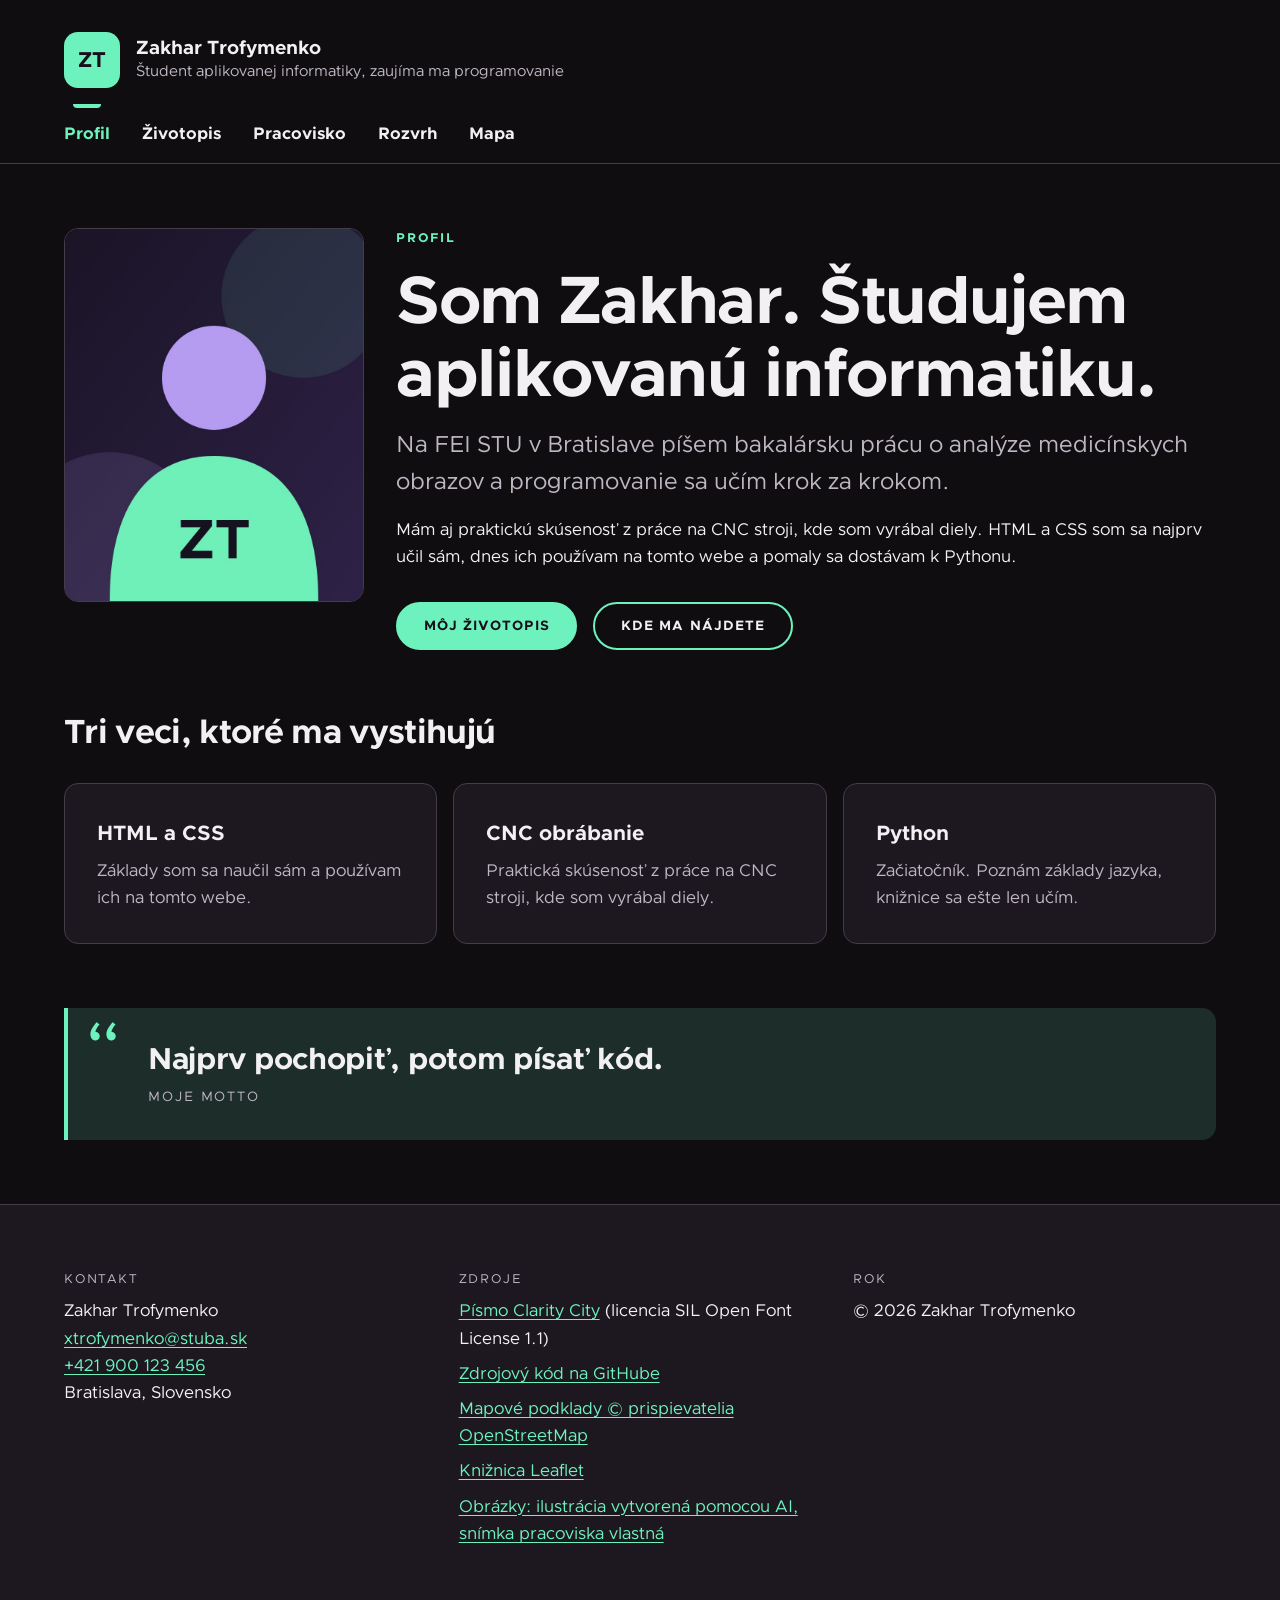
<file: index.html>
<!DOCTYPE html>
<html lang="sk">
<head>
  <meta charset="UTF-8">
  <meta name="viewport" content="width=device-width, initial-scale=1.0">
  <title>Profil | Zakhar Trofymenko</title>
  <meta name="description" content="Online vizitka Zakhara Trofymenka, študenta aplikovanej informatiky na STU FEI.">
  <meta property="og:title" content="Profil | Zakhar Trofymenko">
  <meta property="og:description" content="Online vizitka študenta aplikovanej informatiky.">
  <meta property="og:image" content="https://webte1.fei.stuba.sk/~xtrofymenko/Z1_Trofymenko/img/me.jpg">
  <link rel="icon" href="./favicon.ico">
  <link rel="stylesheet" href="./css/styles.css">
</head>
<body>
  <a class="skip-link" href="#main">Preskočiť na obsah</a>
  <header class="header">
    <div class="container header__inner">
      <a href="./index.html" class="header__logo">ZT</a>
      <div>
        <p class="header__name">Zakhar Trofymenko</p>
        <p class="header__slogan">Študent aplikovanej informatiky, zaujíma ma programovanie</p>
      </div>
    </div>
  </header>
  <nav class="nav">
    <div class="container">
      <button class="nav__toggle" type="button" aria-expanded="false" aria-controls="nav-list">
        <span class="nav__toggle-icon"></span>
        Menu</button>
      <ul class="nav__list" id="nav-list">
        <li class="nav__item">
          <a href="./index.html" class="nav__link" aria-current="page">Profil</a>
        </li>
        <li class="nav__item">
          <a href="./pages/cv.html" class="nav__link">Životopis</a>
        </li>
        <li class="nav__item">
          <a href="./pages/workspace.html" class="nav__link">Pracovisko</a>
        </li>
        <li class="nav__item">
          <a href="./pages/schedule.html" class="nav__link">Rozvrh</a>
        </li>
        <li class="nav__item">
          <a href="./pages/map.html" class="nav__link">Mapa</a>
        </li>
      </ul>
    </div>
  </nav>
  <main class="main" id="main">
    <div class="container">
      <section class="profile">
        <img src="./img/me.jpg" alt="Portrét Zakhara Trofymenka" class="profile__image" width="800" height="1000" loading="lazy">
        <div class="profile__description">
          <p class="eyebrow">Profil</p>
          <h1 class="profile__title page-title">Som Zakhar. Študujem aplikovanú informatiku.</h1>
          <div class="profile__intro">
            <p class="profile__lead lead">Na FEI STU   v Bratislave píšem bakalársku prácu o analýze medicínskych obrazov a programovanie sa učím krok za krokom.</p>
            <p>Mám aj praktickú skúsenosť z práce na CNC stroji, kde som vyrábal diely. HTML a CSS som sa najprv učil sám, dnes ich používam na tomto webe a pomaly sa dostávam k Pythonu.</p>
          </div>
          <div class="profile__buttons">
            <a class="button button--filled" href="./pages/cv.html">Môj životopis</a>
            <a class="button" href="./pages/map.html">Kde ma nájdete</a>
          </div>
        </div>
      </section>
      <section class="key-things">
        <h2 class="key-things__title">Tri veci, ktoré ma vystihujú</h2>
        <ul class="key-things__list">
          <li class="key-things__item">
            <h3 class="key-things__name">HTML a CSS</h3>
            <p class="key-things__text">Základy som sa naučil sám a používam ich na tomto webe.</p>
          </li>
          <li class="key-things__item">
            <h3 class="key-things__name">CNC obrábanie</h3>
            <p class="key-things__text">Praktická skúsenosť z práce na CNC stroji, kde som vyrábal diely.</p>
          </li>
          <li class="key-things__item">
            <h3 class="key-things__name">Python</h3>
            <p class="key-things__text">Začiatočník. Poznám základy jazyka, knižnice sa ešte len učím.</p>
          </li>
        </ul>
      </section>
      <aside class="quote">
        <p>Najprv pochopiť, potom písať kód.</p>
        <p>Moje motto</p>
      </aside>
    </div>
  </main>
  <footer class="footer">
    <address class="footer__address container">
      <div>
        <p class="footer__title">Kontakt</p>
        <p>Zakhar Trofymenko</p>
        <a href="mailto:xtrofymenko@stuba.sk">xtrofymenko@stuba.sk</a>
        <a href="tel:+421900123456">+421 900 123 456</a>
        <p>Bratislava, Slovensko</p>
      </div>
      <div>
        <p class="footer__title">Zdroje</p>
        <ul class="footer__list">
          <li>
            <a href="https://fonts.google.com/specimen/Clarity+City" target="_blank" rel="noopener noreferrer">Písmo Clarity City</a> (licencia SIL Open Font License 1.1)
          </li>
          <li>
            <a href="https://github.com/ZaharTrofym/webte-zadanie1" target="_blank" rel="noopener noreferrer">Zdrojový kód na GitHube</a>
          </li>
          <li>
            <a href="https://www.openstreetmap.org/copyright" target="_blank" rel="noopener noreferrer">Mapové podklady © prispievatelia OpenStreetMap</a>
          </li>
          <li>
            <a href="https://leafletjs.com/" target="_blank" rel="noopener noreferrer">Knižnica Leaflet</a>
          </li>
          <li>
            <a href="https://github.com/ZaharTrofym/webte-zadanie1/tree/main/img" target="_blank" rel="noopener noreferrer">Obrázky: ilustrácia vytvorená pomocou AI, snímka pracoviska vlastná</a>
          </li>
        </ul> 
      </div>
      <div>
        <p class="footer__title">Rok</p>
        <p>© 2026 Zakhar Trofymenko</p>
      </div>
    </address>
  </footer>
  <script src="./js/script.js"></script>
</body>
</html>
</file>
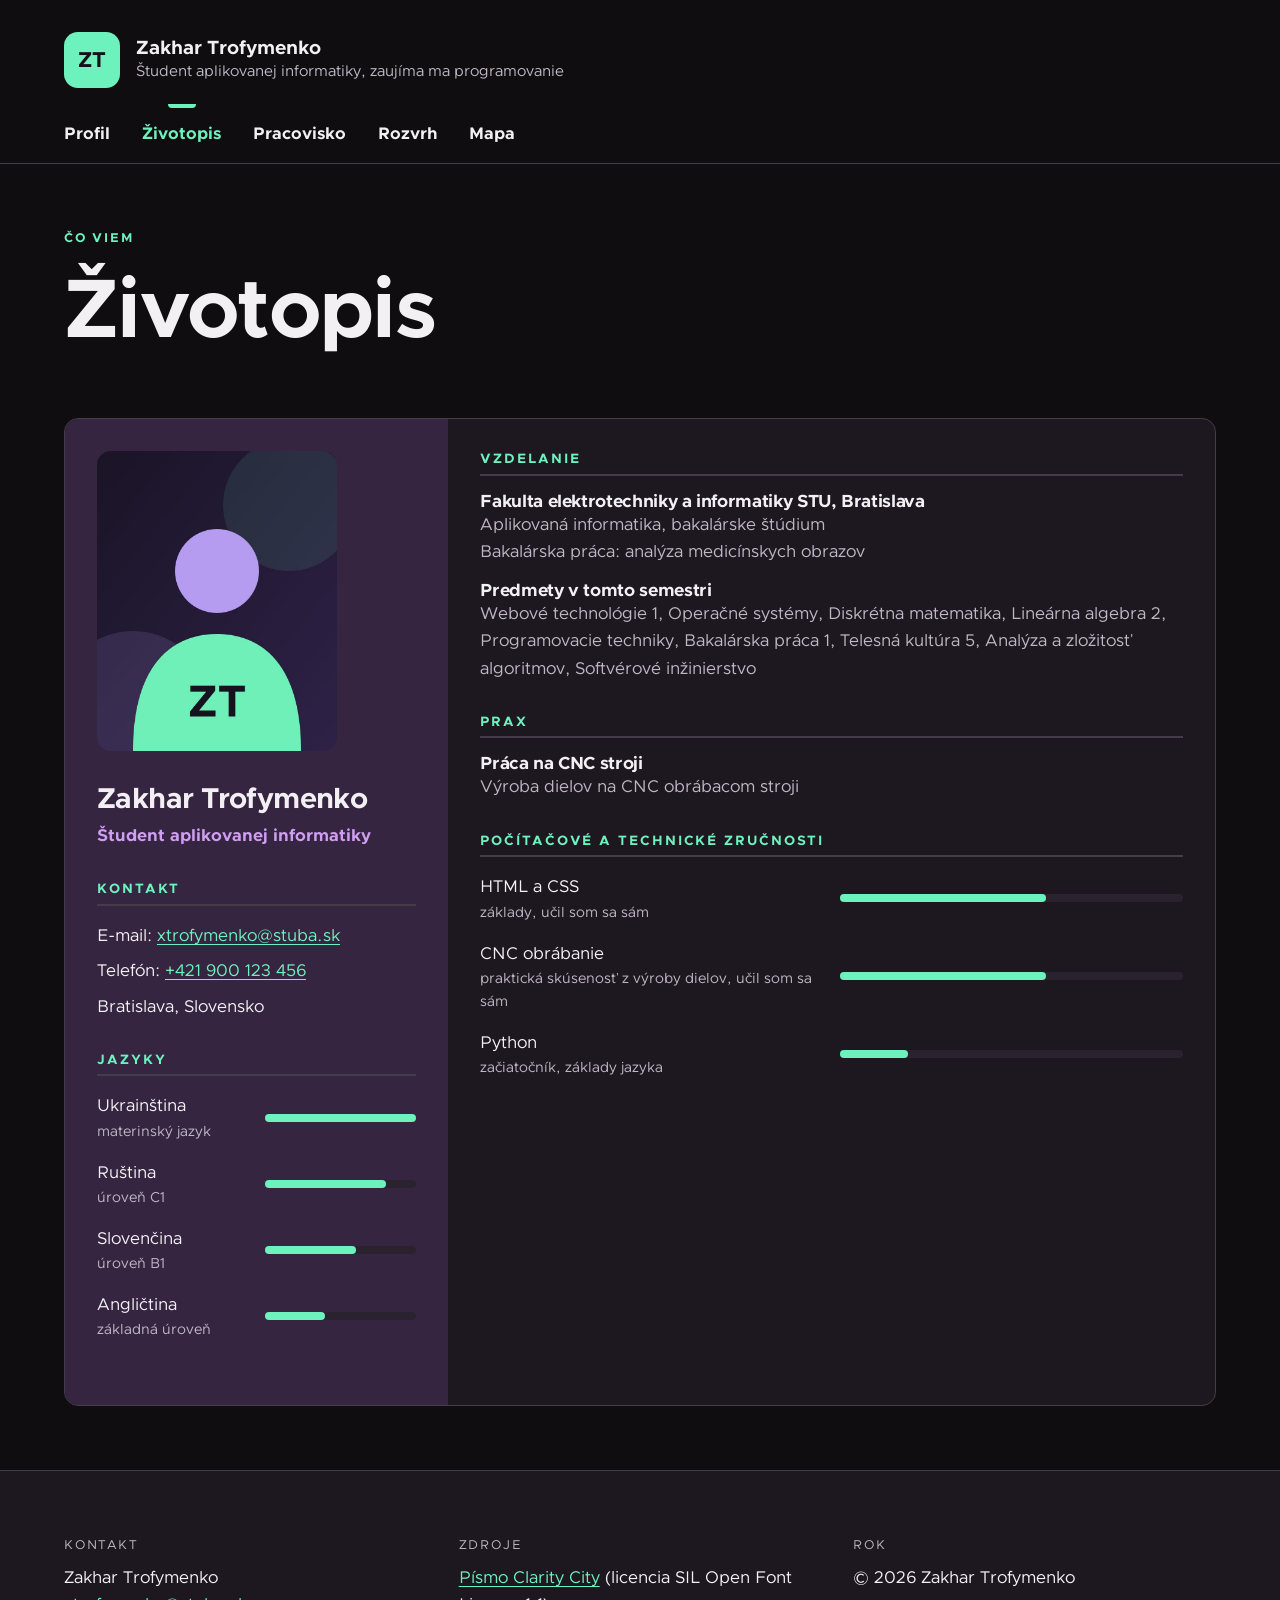
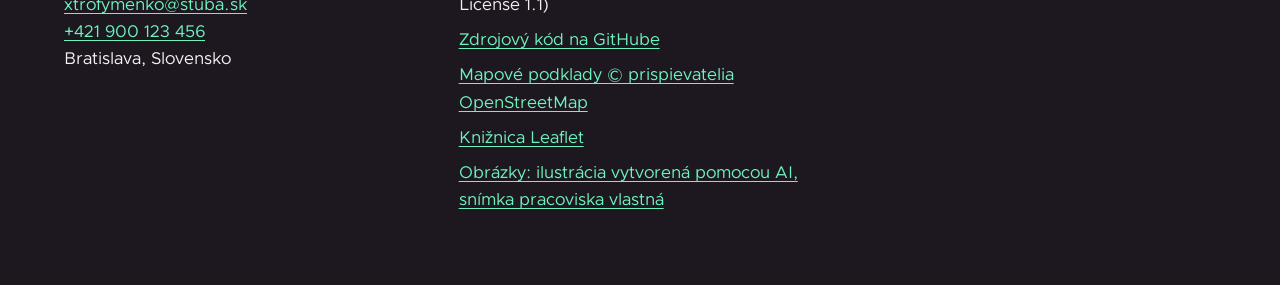
<file: pages/cv.html>
<!DOCTYPE html>
<html lang="sk">
<head>
  <meta charset="UTF-8">
  <meta name="viewport" content="width=device-width, initial-scale=1.0">
  <title>Životopis | Zakhar Trofymenko</title>
  <meta name="description" content="Môj životopis: štúdium aplikovanej informatiky na FEI STU, skúsenosť s CNC obrábaním a zručnosti v HTML, CSS a Pythone.">
  <meta property="og:title" content="Životopis | Zakhar Trofymenko">
  <meta property="og:description" content="Môj životopis: štúdium aplikovanej informatiky na FEI STU, skúsenosť s CNC obrábaním a zručnosti v HTML, CSS a Pythone.">
  <meta property="og:image" content="https://webte1.fei.stuba.sk/~xtrofymenko/Z1_Trofymenko/img/me.jpg">
  <link rel="icon" href="../favicon.ico">
  <link rel="stylesheet" href="../css/styles.css">
  <link rel="stylesheet" href="../css/print.css" media="print">
</head>
<body>
  <a class="skip-link" href="#main">Preskočiť na obsah</a>
  <header class="header">
    <div class="container header__inner">
      <a href="../index.html" class="header__logo">ZT</a>
      <div>
        <p class="header__name">Zakhar Trofymenko</p>
        <p class="header__slogan">Študent aplikovanej informatiky, zaujíma ma programovanie</p>
      </div>
    </div>
  </header>
  <nav class="nav">
    <div class="container">
      <button class="nav__toggle" type="button" aria-expanded="false" aria-controls="nav-list">
        <span class="nav__toggle-icon"></span>
        Menu</button>
      <ul class="nav__list" id="nav-list">
        <li class="nav__item">
          <a href="../index.html" class="nav__link">Profil</a>
        </li>
        <li class="nav__item">
          <a href="./cv.html" class="nav__link" aria-current="page">Životopis</a>
        </li>
        <li class="nav__item">
          <a href="./workspace.html" class="nav__link">Pracovisko</a>
        </li>
        <li class="nav__item">
          <a href="./schedule.html" class="nav__link">Rozvrh</a>
        </li>
        <li class="nav__item">
          <a href="./map.html" class="nav__link">Mapa</a>
        </li>
      </ul>
    </div>
  </nav>
  <main class="main" id="main">
    <div class="container">
      <div class="page-intro">
        <p class="eyebrow">Čo viem</p>
        <h1 class="page-title">Životopis</h1>
      </div>
      <section class="cv">
        <aside class="cv__side">
          <img src="../img/me.jpg" alt="Portrét Zakhara Trofymenka" class="cv__photo" width="800" height="1000" loading="lazy">
          <h2 class="cv__name">Zakhar Trofymenko</h2>
          <p class="cv__role">Študent aplikovanej informatiky</p>
          <div class="cv__block">
            <h2 class="cv__heading eyebrow">Kontakt</h2>
            <address class="cv__contact">
              <p>E-mail: <a href="mailto:xtrofymenko@stuba.sk">xtrofymenko@stuba.sk</a></p>
              <p>Telefón: <a href="tel:+421900123456">+421 900 123 456</a></p>
              <p>Bratislava, Slovensko</p>
            </address>
          </div>
          <div class="cv__block">
            <h2 class="cv__heading eyebrow">Jazyky</h2>
            <div class="skill">
              <p class="skill__name">
                Ukrainština
                <span class="skill__note">materinský jazyk</span>
              </p>
              <div class="skill__bar level-5" role="img" aria-label="Úroveň 5 z 5"></div>
            </div>
            <div class="skill">
              <p class="skill__name">
                Ruština
                <span class="skill__note">úroveň C1</span>
              </p>
              <div class="skill__bar level-4" role="img" aria-label="Úroveň 4 z 5"></div>
            </div>
            <div class="skill">
              <p class="skill__name">
                Slovenčina
                <span class="skill__note">úroveň B1</span>
              </p>
              <div class="skill__bar level-3" role="img" aria-label="Úroveň 3 z 5"></div>
            </div>
            <div class="skill">
              <p class="skill__name">
                Angličtina
                <span class="skill__note">základná úroveň</span>
              </p>
              <div class="skill__bar level-2" role="img" aria-label="Úroveň 2 z 5"></div>
            </div>
          </div>
        </aside>
        <div class="cv__content">
          <div class="cv__block">
            <h2 class="cv__heading eyebrow">Vzdelanie</h2>
            <div class="cv__entry">
              <h3 class="cv__entry-title">Fakulta elektrotechniky a informatiky STU, Bratislava</h3>
              <p class="cv__entry-meta">Aplikovaná informatika, bakalárske štúdium</p>
              <p class="cv__entry-meta">Bakalárska práca: analýza medicínskych obrazov</p>
            </div>
            <div class="cv__entry">
              <h3 class="cv__entry-title">Predmety v tomto semestri</h3>
              <p class="cv__entry-meta">Webové technológie 1, Operačné systémy, Diskrétna matematika, Lineárna algebra 2, Programovacie techniky, Bakalárska práca 1, Telesná kultúra 5, Analýza a zložitosť algoritmov, Softvérové inžinierstvo</p>
            </div>
          </div>
          <div class="cv__block">
            <h2 class="cv__heading eyebrow">Prax</h2>
            <div class="cv__entry">
              <h3 class="cv__entry-title">Práca na CNC stroji</h3>
              <p class="cv__entry-meta">Výroba dielov na CNC obrábacom stroji</p>
            </div>
          </div>
          <div class="cv__block">
            <h2 class="cv__heading eyebrow">Počítačové a technické zručnosti</h2>
            <div class="skill">
              <p class="skill__name">
                HTML a CSS
                <span class="skill__note">základy, učil som sa sám</span>
              </p>
              <div class="skill__bar level-3" role="img" aria-label="Úroveň 3 z 5"></div>
            </div>
            <div class="skill">
              <p class="skill__name">
                CNC obrábanie
                <span class="skill__note">praktická skúsenosť z výroby dielov, učil som sa sám</span>
              </p>
              <div class="skill__bar level-3"  role="img" aria-label="Úroveň 3 z 5"></div>
            </div>
            <div class="skill">
              <p class="skill__name">
                Python
                <span class="skill__note">začiatočník, základy jazyka</span>
              </p>
              <div class="skill__bar level-1" role="img" aria-label="Úroveň 1 z 5"></div>
            </div>
          </div>
        </div>
      </section>
    </div>
  </main>
  <footer class="footer">
    <address class="footer__address container">
      <div>
        <p class="footer__title">Kontakt</p>
        <p>Zakhar Trofymenko</p>
        <a href="mailto:xtrofymenko@stuba.sk">xtrofymenko@stuba.sk</a>
        <a href="tel:+421900123456">+421 900 123 456</a>
        <p>Bratislava, Slovensko</p>
      </div>
      <div>
        <p class="footer__title">Zdroje</p>
        <ul class="footer__list">
          <li>
            <a href="https://fonts.google.com/specimen/Clarity+City" target="_blank" rel="noopener noreferrer">Písmo Clarity City</a> (licencia SIL Open Font License 1.1)
          </li>
          <li>
            <a href="https://github.com/ZaharTrofym/webte-zadanie1" target="_blank" rel="noopener noreferrer">Zdrojový kód na GitHube</a>
          </li>
          <li>
            <a href="https://www.openstreetmap.org/copyright" target="_blank" rel="noopener noreferrer">Mapové podklady © prispievatelia OpenStreetMap</a>
          </li>
          <li>
            <a href="https://leafletjs.com/" target="_blank" rel="noopener noreferrer">Knižnica Leaflet</a>
          </li>
          <li>
            <a href="https://github.com/ZaharTrofym/webte-zadanie1/tree/main/img" target="_blank" rel="noopener noreferrer">Obrázky: ilustrácia vytvorená pomocou AI, snímka pracoviska vlastná</a>
          </li>
        </ul> 
      </div>
      <div>
        <p class="footer__title">Rok</p>
        <p>© 2026 Zakhar Trofymenko</p>
      </div>
    </address>
  </footer>
  <script src="../js/script.js"></script>
</body>
</html>
</file>
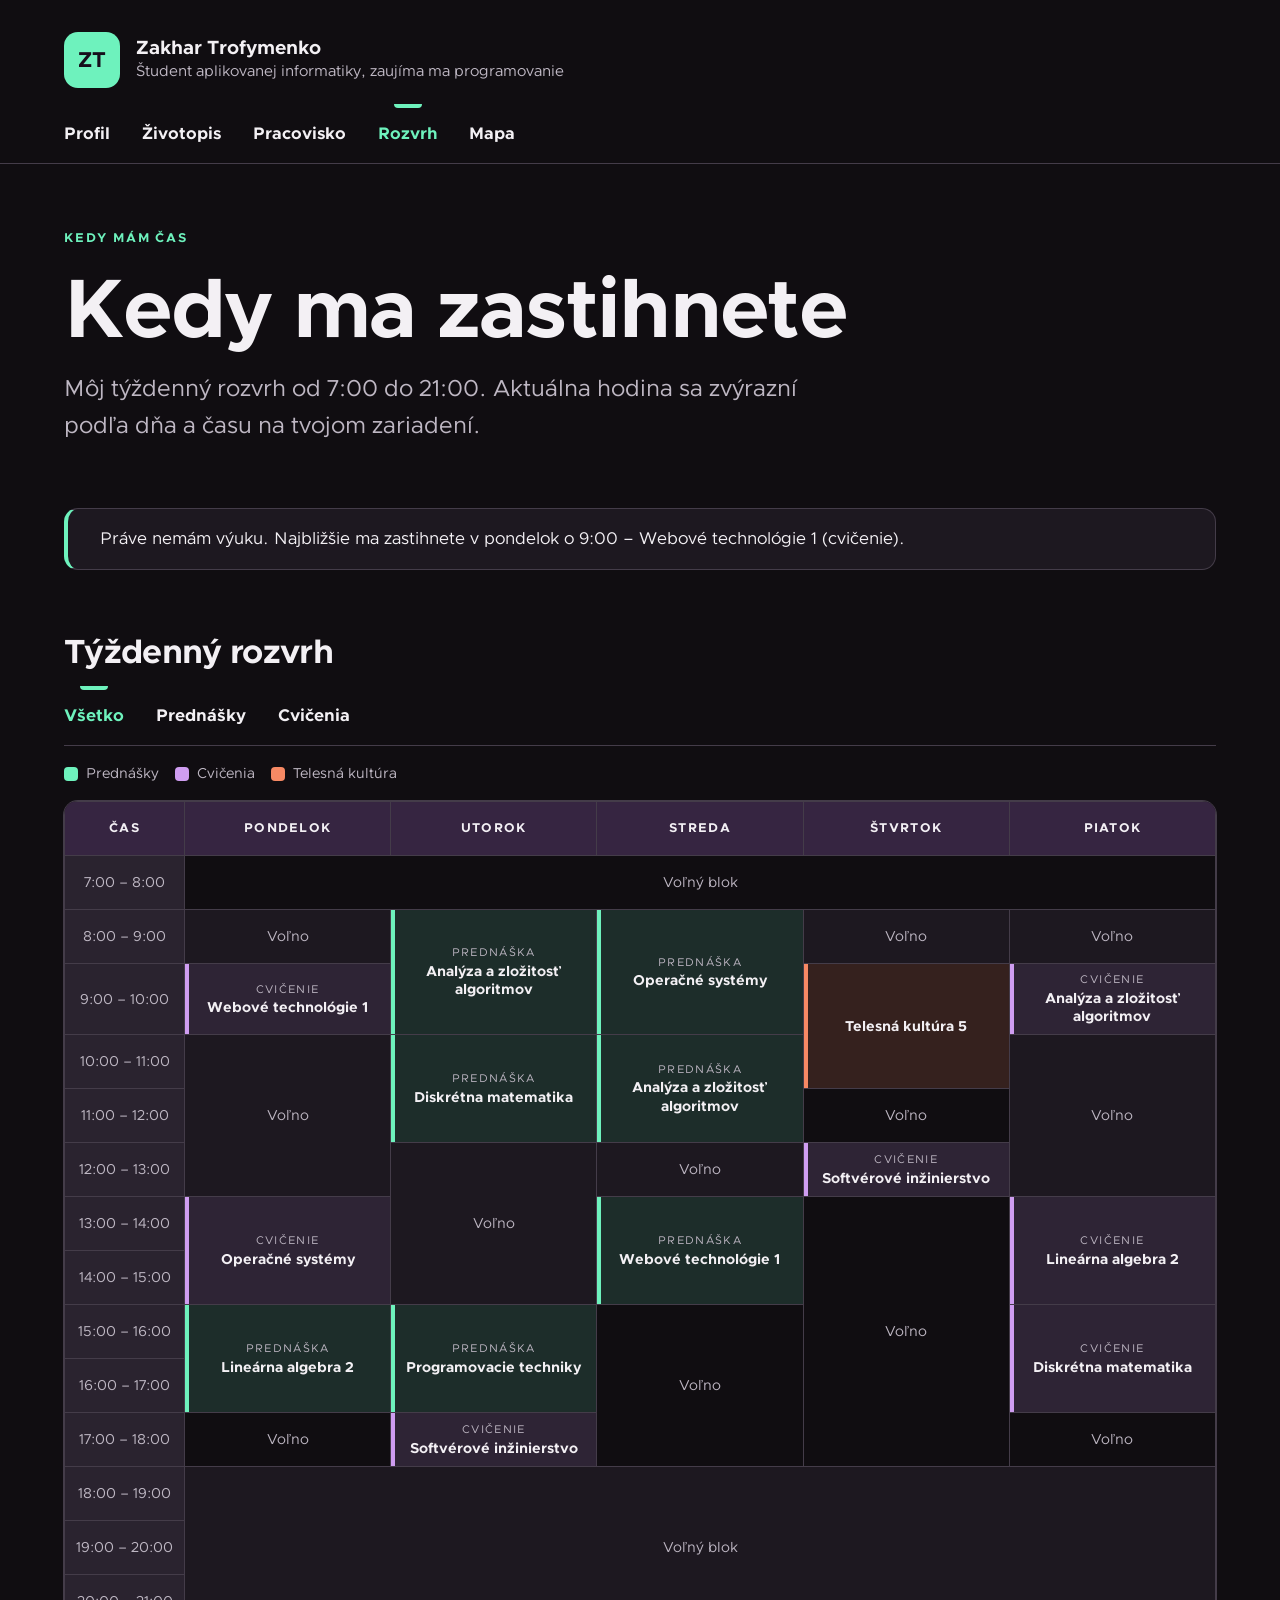
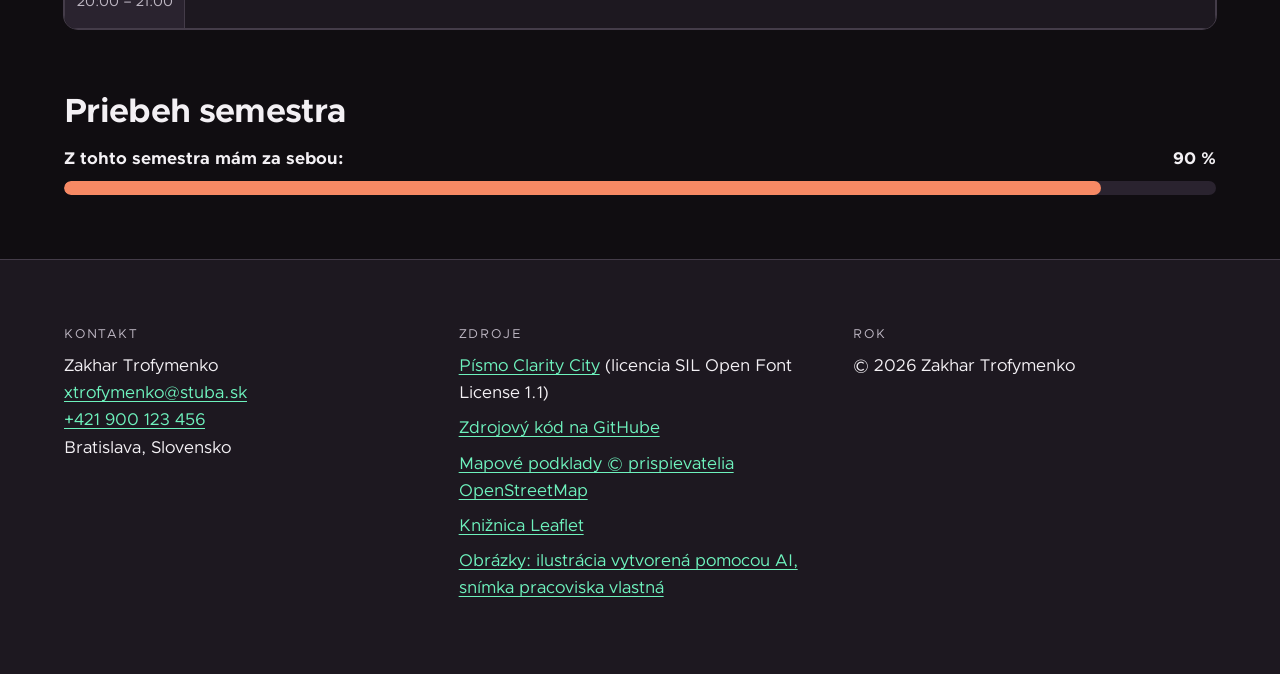
<file: pages/schedule.html>
<!DOCTYPE html>
<html lang="sk">
<head>
  <meta charset="UTF-8">
  <meta name="viewport" content="width=device-width, initial-scale=1.0">
  <title>Rozvrh | Zakhar Trofymenko</title>
  <meta name="description" content="Môj týždenný rozvrh prednášok, cvičení a telesnej kultúry s filtrom a ukazovateľom priebehu semestra. Zistíš, kedy ma zastihnete.">
  <meta property="og:title" content="Rozvrh | Zakhar Trofymenko">
  <meta property="og:description" content="Môj týždenný rozvrh prednášok, cvičení a telesnej kultúry s filtrom a ukazovateľom priebehu semestra. Zistíš, kedy ma zastihnete.">
  <meta property="og:image" content="https://webte1.fei.stuba.sk/~xtrofymenko/Z1_Trofymenko/img/me.jpg">
  <link rel="icon" href="../favicon.ico">
  <link rel="stylesheet" href="../css/styles.css">
</head>
<body>
  <a class="skip-link" href="#main">Preskočiť na obsah</a>
  <header class="header">
    <div class="container header__inner">
      <a href="../index.html" class="header__logo">ZT</a>
      <div>
        <p class="header__name">Zakhar Trofymenko</p>
        <p class="header__slogan">Študent aplikovanej informatiky, zaujíma ma programovanie</p>
      </div>
    </div>
  </header>
  <nav class="nav">
    <div class="container">
      <button class="nav__toggle" type="button" aria-expanded="false" aria-controls="nav-list">
        <span class="nav__toggle-icon"></span>
        Menu</button>
      <ul class="nav__list" id="nav-list">
        <li class="nav__item">
          <a href="../index.html" class="nav__link">Profil</a>
        </li>
        <li class="nav__item">
          <a href="./cv.html" class="nav__link">Životopis</a>
        </li>
        <li class="nav__item">
          <a href="./workspace.html" class="nav__link">Pracovisko</a>
        </li>
        <li class="nav__item">
          <a href="./schedule.html" class="nav__link" aria-current="page">Rozvrh</a>
        </li>
        <li class="nav__item">
          <a href="./map.html" class="nav__link">Mapa</a>
        </li>
      </ul>
    </div>
  </nav>
  <main class="main" id="main">
    <div class="container">
      <div class="page-intro">
        <p class="eyebrow">Kedy mám čas</p>
        <h1 class="page-title">Kedy ma zastihnete</h1>
        <p class="lead">Môj týždenný rozvrh od 7:00 do 21:00. Aktuálna hodina sa zvýrazní podľa dňa a času na tvojom zariadení.</p>
      </div>
      <p class="status" id="status-text" aria-live="polite">Rozvrh platí pre každý týždeň semestra.</p>
      <section class="schedule">
        <h2 class="schedule__title" id="schedule-title">Týždenný rozvrh</h2>
        <div class="filters" role="group" aria-label="Filter rozvrhu">
          <button type="button" class="filters__button" data-filter="all" aria-pressed="true">Všetko</button>
          <button type="button" class="filters__button" data-filter="lecture" aria-pressed="false">Prednášky</button>
          <button type="button" class="filters__button" data-filter="exercise" aria-pressed="false">Cvičenia</button>
        </div>
        <ul class="legend">
          <li class="legend__item lesson--lecture">Prednášky</li>
          <li class="legend__item lesson--exercise">Cvičenia</li>
          <li class="legend__item lesson--pe">Telesná kultúra</li>
        </ul>
        <p class="schedule__empty" id="filter-empty" hidden>Pre tento filter nemám v rozvrhu žiadne hodiny.</p>
        <div class="table-wrap" role="region" aria-labelledby="schedule-title" tabindex="0">
          <table class="timetable">
            <thead>
              <tr>
                <th scope="col">Čas</th>
                <th scope="col">Pondelok</th>
                <th scope="col">Utorok</th>
                <th scope="col">Streda</th>
                <th scope="col">Štvrtok</th>
                <th scope="col">Piatok</th>
              </tr>
            </thead>
            <tbody>
              <tr>
                <th scope="row">7:00 – 8:00</th>
                <td class="free free--block" colspan="5">Voľný blok</td>
              </tr>
              <tr>
                <th scope="row">8:00 – 9:00</th>
                <td class="free">Voľno</td>
                <td class="lesson lesson--lecture" rowspan="2" data-day="2" data-start="8" data-end="10" data-type="lecture" data-title="Analýza a zložitosť algoritmov">
                  <span class="lesson__type">Prednáška</span>
                  <span class="lesson__title">Analýza a zložitosť algoritmov</span>
                </td>
                <td class="lesson lesson--lecture" rowspan="2" data-day="3" data-start="8" data-end="10" data-type="lecture" data-title="Operačné systémy">
                  <span class="lesson__type">Prednáška</span>
                  <span class="lesson__title">Operačné systémy</span>
                </td>
                <td class="free">Voľno</td>
                <td class="free">Voľno</td>
              </tr>
              <tr>
                <th scope="row">9:00 – 10:00</th>
                <td class="lesson lesson--exercise" data-day="1" data-start="9" data-end="10" data-type="exercise" data-title="Webové technológie 1">
                  <span class="lesson__type">Cvičenie</span>
                  <span class="lesson__title">Webové technológie 1</span>
                </td>
                <td class="lesson lesson--pe" rowspan="2" data-day="4" data-start="9" data-end="11" data-type="pe" data-title="Telesná kultúra 5">
                  <span class="lesson__title">Telesná kultúra 5</span>
                </td>
                <td class="lesson lesson--exercise" data-day="5" data-start="9" data-end="10" data-type="exercise" data-title="Analýza a zložitosť algoritmov">
                  <span class="lesson__type">Cvičenie</span>
                  <span class="lesson__title">Analýza a zložitosť algoritmov</span>
                </td>
              </tr>
              <tr>
                <th scope="row">10:00 – 11:00</th>
                <td class="free" rowspan="3">Voľno</td>
                <td class="lesson lesson--lecture" rowspan="2" data-day="2" data-start="10" data-end="12" data-type="lecture" data-title="Diskrétna matematika">
                  <span class="lesson__type">Prednáška</span>
                  <span class="lesson__title">Diskrétna matematika</span>
                </td>
                <td class="lesson lesson--lecture" rowspan="2" data-day="3" data-start="10" data-end="12" data-type="lecture" data-title="Analýza a zložitosť algoritmov">
                  <span class="lesson__type">Prednáška</span>
                  <span class="lesson__title">Analýza a zložitosť algoritmov</span>
                </td>
                <td class="free" rowspan="3">Voľno</td>
              </tr>
              <tr>
                <th scope="row">11:00 – 12:00</th>
                <td class="free">Voľno</td>
              </tr>
              <tr>
                <th scope="row">12:00 – 13:00</th>
                <td class="free" rowspan="3">Voľno</td>
                <td class="free">Voľno</td>
                <td class="lesson lesson--exercise" data-day="4" data-start="12" data-end="13" data-type="exercise" data-title="Softvérové inžinierstvo">
                  <span class="lesson__type">Cvičenie</span>
                  <span class="lesson__title">Softvérové inžinierstvo</span>
                </td>
              </tr>
              <tr>
                <th scope="row">13:00 – 14:00</th>
                <td class="lesson lesson--exercise" rowspan="2" data-day="1" data-start="13" data-end="15" data-type="exercise" data-title="Operačné systémy">
                  <span class="lesson__type">Cvičenie</span>
                  <span class="lesson__title">Operačné systémy</span>
                </td>
                <td class="lesson lesson--lecture" rowspan="2" data-day="3" data-start="13" data-end="15" data-type="lecture" data-title="Webové technológie 1">
                  <span class="lesson__type">Prednáška</span>
                  <span class="lesson__title">Webové technológie 1</span>
                </td>
                <td class="free" rowspan="5">Voľno</td>
                <td class="lesson lesson--exercise" rowspan="2" data-day="5" data-start="13" data-end="15" data-type="exercise" data-title="Lineárna algebra 2">
                  <span class="lesson__type">Cvičenie</span>
                  <span class="lesson__title">Lineárna algebra 2</span>
                </td>
              </tr>
              <tr>
                <th scope="row">14:00 – 15:00</th>
              </tr>
              <tr>
                <th scope="row">15:00 – 16:00</th>
                <td class="lesson lesson--lecture" rowspan="2" data-day="1" data-start="15" data-end="17" data-type="lecture" data-title="Lineárna algebra 2">
                  <span class="lesson__type">Prednáška</span>
                  <span class="lesson__title">Lineárna algebra 2</span>
                </td>
                <td class="lesson lesson--lecture" rowspan="2" data-day="2" data-start="15" data-end="17" data-type="lecture" data-title="Programovacie techniky">
                  <span class="lesson__type">Prednáška</span>
                  <span class="lesson__title">Programovacie techniky</span>
                </td>
                <td class="free" rowspan="3">Voľno</td>
                <td class="lesson lesson--exercise" rowspan="2" data-day="5" data-start="15" data-end="17" data-type="exercise" data-title="Diskrétna matematika">
                  <span class="lesson__type">Cvičenie</span>
                  <span class="lesson__title">Diskrétna matematika</span>
                </td>
              </tr>
              <tr>
                <th scope="row">16:00 – 17:00</th>
              </tr>
              <tr>
                <th scope="row">17:00 – 18:00</th>
                <td class="free">Voľno</td>
                <td class="lesson lesson--exercise" data-day="2" data-start="17" data-end="18" data-type="exercise" data-title="Softvérové inžinierstvo">
                  <span class="lesson__type">Cvičenie</span>
                  <span class="lesson__title">Softvérové inžinierstvo</span>
                </td>
                <td class="free">Voľno</td>
              </tr>
              <tr>
                <th scope="row">18:00 – 19:00</th>
                <td class="free free--block" colspan="5" rowspan="3">Voľný blok</td>
              </tr>
              <tr>
                <th scope="row">19:00 – 20:00</th>
              </tr>
              <tr>
                <th scope="row">20:00 – 21:00</th>
              </tr>
            </tbody>
          </table>
        </div>
      </section>
      <section class="progress">
        <h2 class="progress__title">Priebeh semestra</h2>
        <p class="progress__label" id="progress-label">
          <span>Z tohto semestra mám za sebou:</span>
          <strong id="progress-value">–</strong>
        </p>
        <div class="progress__track" role="progressbar" aria-labelledby="progress-label" aria-valuemin="0" aria-valuemax="100">
          <div class="progress__fill" id="progress-fill"></div>
        </div>
      </section>
    </div>
  </main>
  <footer class="footer">
    <address class="footer__address container">
      <div>
        <p class="footer__title">Kontakt</p>
        <p>Zakhar Trofymenko</p>
        <a href="mailto:xtrofymenko@stuba.sk">xtrofymenko@stuba.sk</a>
        <a href="tel:+421900123456">+421 900 123 456</a>
        <p>Bratislava, Slovensko</p>
      </div>
      <div>
        <p class="footer__title">Zdroje</p>
        <ul class="footer__list">
          <li>
            <a href="https://fonts.google.com/specimen/Clarity+City" target="_blank" rel="noopener noreferrer">Písmo Clarity City</a> (licencia SIL Open Font License 1.1)
          </li>
          <li>
            <a href="https://github.com/ZaharTrofym/webte-zadanie1" target="_blank" rel="noopener noreferrer">Zdrojový kód na GitHube</a>
          </li>
          <li>
            <a href="https://www.openstreetmap.org/copyright" target="_blank" rel="noopener noreferrer">Mapové podklady © prispievatelia OpenStreetMap</a>
          </li>
          <li>
            <a href="https://leafletjs.com/" target="_blank" rel="noopener noreferrer">Knižnica Leaflet</a>
          </li>
          <li>
            <a href="https://github.com/ZaharTrofym/webte-zadanie1/tree/main/img" target="_blank" rel="noopener noreferrer">Obrázky: ilustrácia vytvorená pomocou AI, snímka pracoviska vlastná</a>
          </li>
        </ul> 
      </div>
      <div>
        <p class="footer__title">Rok</p>
        <p>© 2026 Zakhar Trofymenko</p>
      </div>
    </address>
  </footer>
  <script src="../js/script.js"></script>
</body>
</html>
</file>
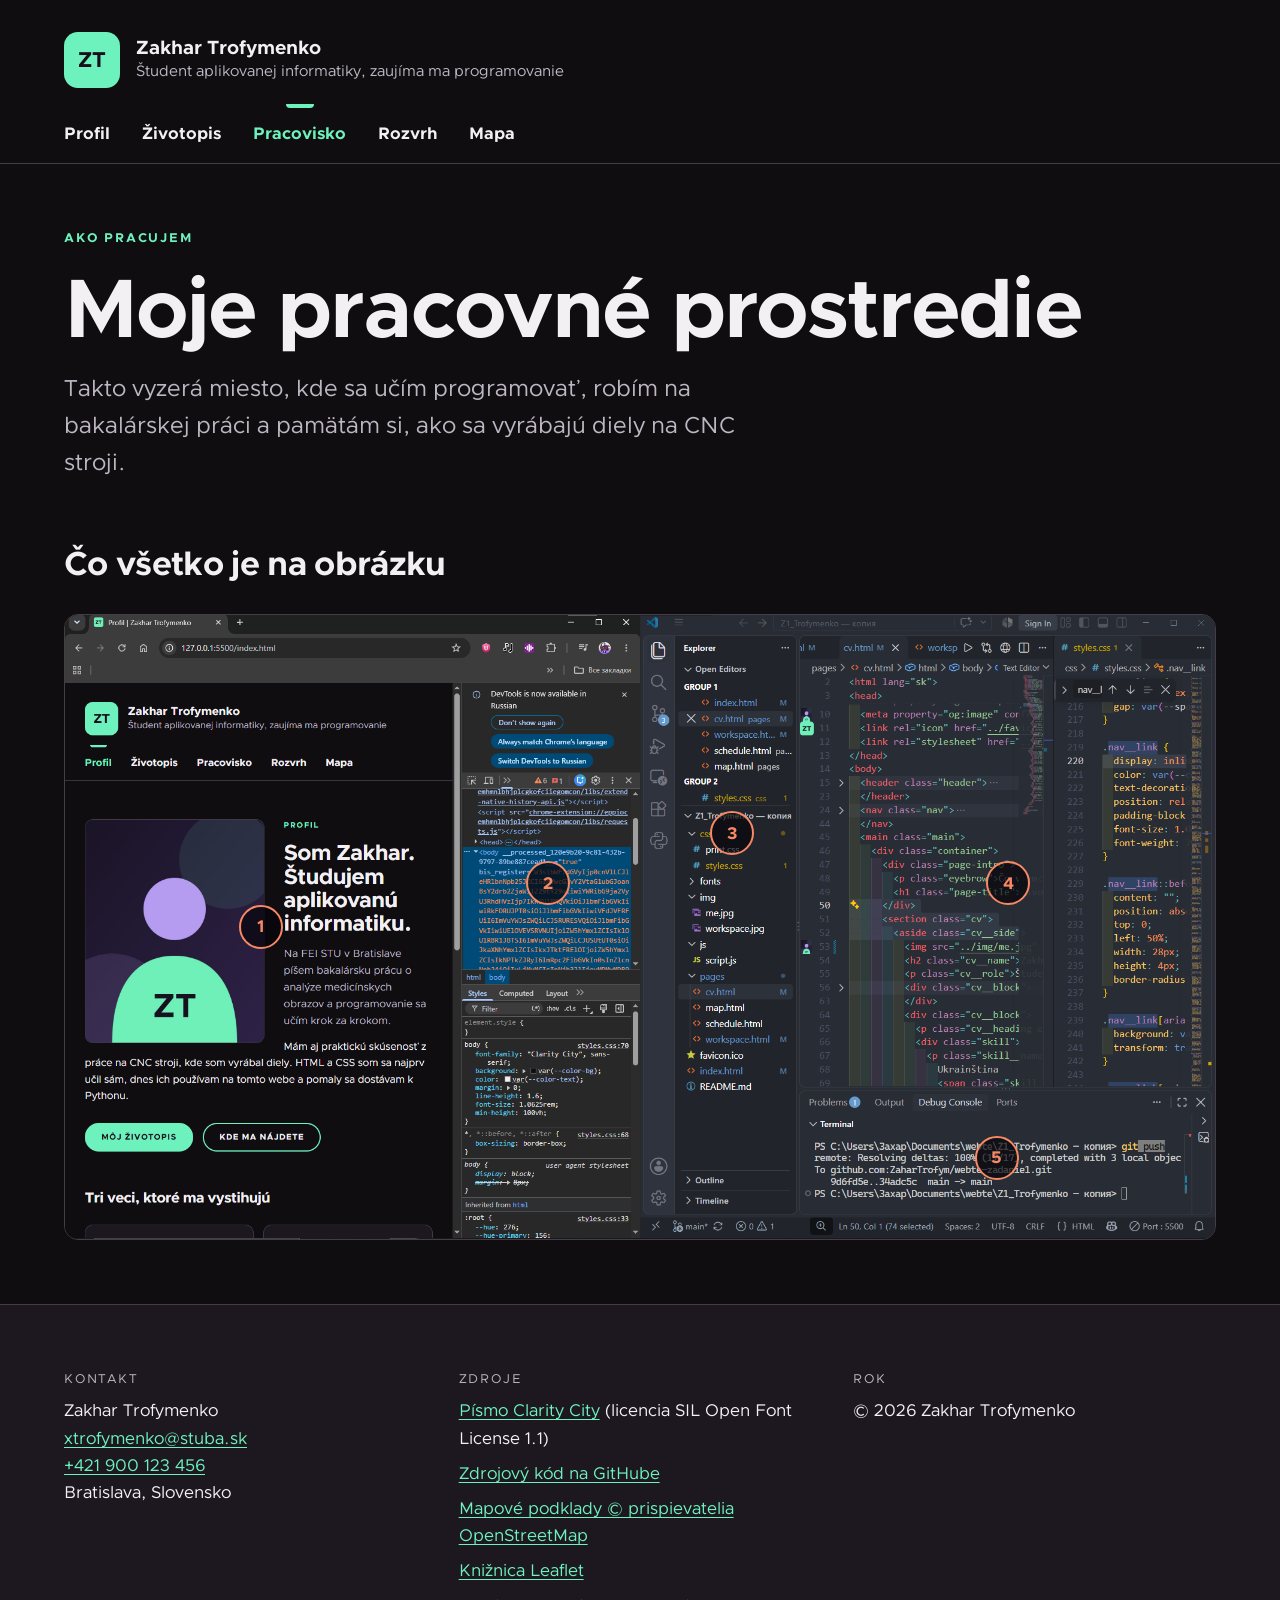
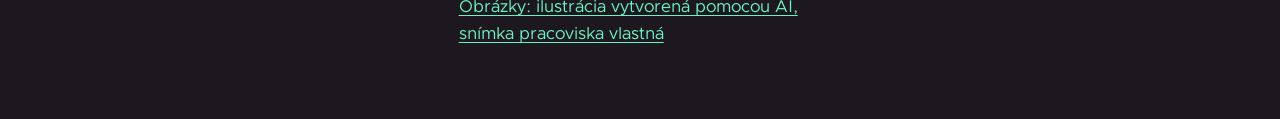
<file: pages/workspace.html>
<!DOCTYPE html>
<html lang="sk">
<head>
  <meta charset="UTF-8">
  <meta name="viewport" content="width=device-width, initial-scale=1.0">
  <title>Pracovisko | Zakhar Trofymenko</title>
  <meta name="description" content="Moje pracovné prostredie: prehliadač s vývojárskymi nástrojmi, editor kódu a terminál. Prejdi na body v obrázku a zisti viac.">
  <meta property="og:title" content="Pracovisko | Zakhar Trofymenko">
  <meta property="og:description" content="Moje pracovné prostredie: prehliadač s vývojárskymi nástrojmi, editor kódu a terminál. Prejdi na body v obrázku a zisti viac.">
  <meta property="og:image" content="https://webte1.fei.stuba.sk/~xtrofymenko/Z1_Trofymenko/img/me.jpg">
  <link rel="icon" href="../favicon.ico">
  <link rel="stylesheet" href="../css/styles.css">
</head>
<body>
  <a class="skip-link" href="#main">Preskočiť na obsah</a>
  <header class="header">
    <div class="container header__inner">
      <a href="../index.html" class="header__logo">ZT</a>
      <div>
        <p class="header__name">Zakhar Trofymenko</p>
        <p class="header__slogan">Študent aplikovanej informatiky, zaujíma ma programovanie</p>
      </div>
    </div>
  </header>
  <nav class="nav">
    <div class="container">
      <button class="nav__toggle" type="button" aria-expanded="false" aria-controls="nav-list">
        <span class="nav__toggle-icon"></span>
        Menu</button>
      <ul class="nav__list" id="nav-list">
        <li class="nav__item">
          <a href="../index.html" class="nav__link">Profil</a>
        </li>
        <li class="nav__item">
          <a href="./cv.html" class="nav__link">Životopis</a>
        </li>
        <li class="nav__item">
          <a href="./workspace.html" class="nav__link" aria-current="page">Pracovisko</a>
        </li>
        <li class="nav__item">
          <a href="./schedule.html" class="nav__link">Rozvrh</a>
        </li>
        <li class="nav__item">
          <a href="./map.html" class="nav__link">Mapa</a>
        </li>
      </ul>
    </div>
  </nav>
  <main class="main" id="main">
    <div class="container">
      <div class="page-intro">
        <p class="eyebrow">Ako pracujem</p>
        <h1 class="page-title">Moje pracovné prostredie</h1>
        <p class="lead">Takto vyzerá miesto, kde sa učím programovať, robím na bakalárskej práci a pamätám si, ako sa vyrábajú diely na CNC stroji.</p>
      </div>
      <section class="workspace">
        <h2 class="workspace__title">Čo všetko je na obrázku</h2>
        <div class="workspace__stage">
          <img class="workspace__image" src="../img/workspace.png" width="1920" height="1042" loading="lazy" alt="Snímka obrazovky môjho pracovného prostredia: vľavo prehliadač s týmto webom a otvorenými vývojárskymi nástrojmi, vpravo editor VS Code so zdrojovým kódom, stromom súborov a terminálom.">
          <ul class="hotspots" aria-label="Zaujímavé miesta na obrázku">
            <li class="hotspot" style="--x: 17%; --y: 50%;">
              <button type="button" class="hotspot__dot" aria-label="Bod 1: Prehliadač s webom" aria-describedby="hotspot-panel-1">1</button>
              <div class="hotspot__panel" id="hotspot-panel-1">
                <h3 class="hotspot__title">Prehliadač s webom</h3>
                <p class="hotspot__text">Tu hneď kontrolujem, ako stránka vyzerá. Po každej zmene v kóde ju obnovím a pozriem, či všetko sedí.</p>
              </div>
            </li>
            <li class="hotspot" style="--x: 42%; --y: 43%">
              <button type="button" class="hotspot__dot" aria-label="Bod 2: Vývojárske nástroje (F12)" aria-describedby="hotspot-panel-2">2</button>
              <div class="hotspot__panel" id="hotspot-panel-2">
                <h3 class="hotspot__title">Vývojárske nástroje (F12)</h3>
                <p class="hotspot__text">Cez DevTools hľadám chyby v štýloch, skúšam hodnoty v CSS a testujem mobilné rozloženie.</p>
              </div>
            </li>
            <li class="hotspot" style="--x: 58%; --y: 35%">
              <button type="button" class="hotspot__dot" aria-label="Bod 3: Strom súborov" aria-describedby="hotspot-panel-3">3</button>
              <div class="hotspot__panel" id="hotspot-panel-3">
                <h3 class="hotspot__title">Strom súborov</h3>
                <p class="hotspot__text">Projekt mám rozdelený do priečinkov css, js, img a pages. Poriadok v súboroch mi šetrí čas.</p>
              </div>
            </li>
            <li class="hotspot hotspot--left" style="--x: 82%; --y: 43%">
              <button type="button" class="hotspot__dot" aria-label="Bod 4: Editor kódu" aria-describedby="hotspot-panel-4">4</button>
              <div class="hotspot__panel" id="hotspot-panel-4">
                <p class="hotspot__tag">Hlavná vec</p>
                <h3 class="hotspot__title">Editor kódu</h3>
                <p class="hotspot__text">Tu píšem HTML a CSS, čo sa práve učím na škole. Z týchto dvoch vecí je postavený celý tento web.</p>
                <a class="hotspot__link" href="cv.html">Pozrieť moje zručnosti</a>
              </div>
            </li>
            <li class="hotspot hotspot--left hotspot--up" style="--x: 81%; --y: 87%">
              <button type="button" class="hotspot__dot" aria-label="Bod 5: Terminál a Git" aria-describedby="hotspot-panel-5">5</button>
              <div class="hotspot__panel" id="hotspot-panel-5">
                <h3 class="hotspot__title">Terminál a Git</h3>
                <p class="hotspot__text">V termináli robím commit a push na GitHub. Mám tak zálohu a históriu všetkých zmien.</p>
              </div>
            </li>
            <li class="hotspots__hint">Ťukni na číslo v obrázku a zobrazí sa popis.</li>
          </ul>
        </div>
      </section>
    </div>
  </main>
  <footer class="footer">
    <address class="footer__address container">
      <div>
        <p class="footer__title">Kontakt</p>
        <p>Zakhar Trofymenko</p>
        <a href="mailto:xtrofymenko@stuba.sk">xtrofymenko@stuba.sk</a>
        <a href="tel:+421900123456">+421 900 123 456</a>
        <p>Bratislava, Slovensko</p>
      </div>
      <div>
        <p class="footer__title">Zdroje</p>
        <ul class="footer__list">
          <li>
            <a href="https://fonts.google.com/specimen/Clarity+City" target="_blank" rel="noopener noreferrer">Písmo Clarity City</a> (licencia SIL Open Font License 1.1)
          </li>
          <li>
            <a href="https://github.com/ZaharTrofym/webte-zadanie1" target="_blank" rel="noopener noreferrer">Zdrojový kód na GitHube</a>
          </li>
          <li>
            <a href="https://www.openstreetmap.org/copyright" target="_blank" rel="noopener noreferrer">Mapové podklady © prispievatelia OpenStreetMap</a>
          </li>
          <li>
            <a href="https://leafletjs.com/" target="_blank" rel="noopener noreferrer">Knižnica Leaflet</a>
          </li>
          <li>
            <a href="https://github.com/ZaharTrofym/webte-zadanie1/tree/main/img" target="_blank" rel="noopener noreferrer">Obrázky: ilustrácia vytvorená pomocou AI, snímka pracoviska vlastná</a>
          </li>
        </ul> 
      </div>
      <div>
        <p class="footer__title">Rok</p>
        <p>© 2026 Zakhar Trofymenko</p>
      </div>
    </address>
  </footer>
  <script src="../js/script.js"></script>
</body>
</html>
</file>
<file: css/styles.css>
@font-face {
  font-family: "Clarity City";
  src: url("../fonts/clarity-city-v3-400.woff2") format("woff2");
  font-weight: 400;
  font-display: swap;
  unicode-range: U+0000-00FF, U+0131, U+0152-0153, U+02BB-02BC, U+02C6, U+02DA, U+02DC, U+2000-206F, U+20AC, U+2122, U+2191, U+2193, U+2212, U+2215, U+FEFF, U+FFFD;
}

@font-face {
  font-family: "Clarity City";
  src: url("../fonts/clarity-city-v3-700.woff2") format("woff2");
  font-weight: 700;
  font-display: swap;
  unicode-range: U+0000-00FF, U+0131, U+0152-0153, U+02BB-02BC, U+02C6, U+02DA, U+02DC, U+2000-206F, U+20AC, U+2122, U+2191, U+2193, U+2212, U+2215, U+FEFF, U+FFFD;
}

@font-face {
  font-family: "Clarity City";
  src: url("../fonts/clarity-city-v3-latin-ext-regular.woff2") format("woff2");
  font-weight: 400;
  font-display: swap;
  unicode-range: U+0100-02BA, U+02BD-02C5, U+02C7-02CC, U+02CE-02D7, U+02DD-02FF, U+0304, U+0308, U+0329, U+1D00-1DBF, U+1E00-1E9F, U+1EF2-1EFF, U+2020, U+20A0-20AB, U+20AD-20C0, U+2113, U+2C60-2C7F, U+A720-A7FF;
}

@font-face {
  font-family: "Clarity City";
  src: url("../fonts/clarity-city-v3-latin-ext-700.woff2") format("woff2");
  font-weight: 700;
  font-display: swap;
  unicode-range: U+0100-02BA, U+02BD-02C5, U+02C7-02CC, U+02CE-02D7, U+02DD-02FF, U+0304, U+0308, U+0329, U+1D00-1DBF, U+1E00-1E9F, U+1EF2-1EFF, U+2020, U+20A0-20AB, U+20AD-20C0, U+2113, U+2C60-2C7F, U+A720-A7FF;
}

:root {
  --hue: 276;
  --hue-primary: 156;
  --hue-accent: 15;

  --color-bg: hsl(var(--hue), 14%, 6%);
  --color-surface: hsl(var(--hue), 13%, 11%);
  --color-surface-alt: hsl(var(--hue), 14%, 16%);
  --color-surface-brand: hsl(var(--hue), 28%, 20%);
  --color-border: hsl(var(--hue), 10%, 26%);
  --color-text: hsl(var(--hue), 14%, 95%);
  --color-muted: hsl(var(--hue), 9%, 74%);

  --color-primary: hsl(var(--hue-primary), 83%, 69%);
  --color-primary-soft: hsla(var(--hue-primary), 83%, 69%, 0.14);
  --color-secondary: hsl(var(--hue), 75%, 78%);
  --color-secondary-soft: hsla(var(--hue), 75%, 78%, 0.16);
  --color-accent: hsl(var(--hue-accent), 90%, 68%);
  --color-accent-soft: hsla(var(--hue-accent), 90%, 68%, 0.16);
  --color-on-primary: hsl(var(--hue), 30%, 8%);
  --color-overlay: hsla(var(--hue), 30%, 3%, 0.7);
  --shadow: 0 12px 32px hsla(var(--hue), 40%, 2%, 0.55);

  --radius: 14px;
  --radius-pill: 999px;
  --space: 16px;
  --space-sm: calc(var(--space) / 2);
  --space-lg: calc(var(--space) * 2);
  --space-xl: calc(var(--space) * 4);

  --gutter: clamp(16px, 5vw, 80px);
  --container-max: 1240px;
  --panel-height: 12rem;

  --color-print-bg: #fff;
  --color-print-text: #000;
}

*, *::before, *::after { box-sizing: border-box; }

body {
  font-family: "Clarity City", sans-serif;
  background: var(--color-bg);
  color: var(--color-text);
  margin: 0;
  line-height: 1.6;
  font-size: 1.0625rem;
  min-height: 100vh;
}

p, h1, h2, h3 {
  margin: 0;
}

h1, h2, h3 {
  font-weight: 700;
  line-height: 1.08;
  letter-spacing: -0.02em;
}

h1 {
  font-size: clamp(2.5rem, 7vw, 5.2rem);
}

h2 {
  font-size: clamp(1.5rem, 3vw, 2.1rem);
  line-height: 1.08;
}

h3 {
  font-size: 1.2rem;
}

ul {
  list-style: none;
  margin: 0;
  padding: 0;
}

a {
  color: var(--color-primary);
  text-underline-offset: 0.2em;
  transition: 0.2s;
}

a:hover {
  color: var(--color-secondary);
}

address {
  font-style: normal;
}

img {
  display: block;
  max-width: 100%;
  height: auto;
}

:focus-visible {
  outline: 3px solid var(--color-secondary);
  outline-offset: 3px;
  border-radius: 4px;
}

.container {
  width: min(100% - 2 * var(--gutter), var(--container-max));
  margin-inline: auto;
}

.button {
  padding: 0.7rem 1.6rem;
  border: 2px solid var(--color-primary);
  border-radius: var(--radius-pill);
  font-size: 0.85rem;
  font-weight: 700;
  letter-spacing: 0.08em;
  text-transform: uppercase;
  text-decoration: none;
  color: var(--color-text);
  transition: 0.3s;
}

.button:hover {
  background: var(--color-primary);
  color: var(--color-on-primary);
  box-shadow: 0 0 30px -10px var(--color-primary);
  transform: translateY(-2px);
}

.button--filled {
  background: var(--color-primary);
  color: var(--color-on-primary);
}

.button--filled:hover {
  color: var(--color-text);
  background: none;
}

.skip-link {
  position: absolute;
  top: -4rem;
  left: var(--space);
  z-index: 100;
  padding: var(--space-sm) var(--space);
  border-radius: var(--radius-pill);
  background: var(--color-primary);
  color: var(--color-on-primary);
  font-weight: 700;
  text-decoration: none;
}

.skip-link:focus {
  top: var(--space);
}

.header {
  padding-block: var(--space-lg) var(--space);
}

.header__inner {
  display: flex;
  align-items: center;
  gap: var(--space);
}

.header__logo {
  display: grid;
  flex-shrink: 0;
  width: 56px;
  height: 56px;
  background: var(--color-primary);
  border-radius: var(--radius);
  place-items: center;
  font-size: 1.35rem;
  font-weight: 700;
  color: var(--color-on-primary);
  text-decoration: none;
  letter-spacing: -0.02em;
}

.header__logo:hover {
  color: var(--color-on-primary);
  transform: translateY(-2px);
  box-shadow: 0 0 30px -10px var(--color-primary);
}

.header__name {
  font-size: 1.2rem;
  font-weight: 700;
  line-height: 1.2;
}

.header__slogan {
  font-size: 0.95rem;
  color: var(--color-muted);
}

.nav {
  position: sticky;
  top: 0;
  z-index: 50;
  background: var(--color-bg);
  border-bottom: 1px solid var(--color-border);
}

.nav__toggle {
  display: none;
}

.nav__list {
  display: flex;
  gap: var(--space-lg);
}

.nav__link {
  display: inline-block;
  color: var(--color-text);
  text-decoration: none;
  position: relative;
  padding-block: var(--space);
  font-size: 1.05rem;
  font-weight: 700;
} 

.nav__link::before {
  content: "";
  position: absolute;
  top: 0;
  left: 50%;
  width: 28px;
  height: 4px;
  border-radius: 0 0 4px 4px;
  transform: translateX(-50%);
}

.nav__link:hover::before {
  background: var(--color-border);
}

.nav__link[aria-current="page"]::before {
  background: var(--color-primary);
}

.nav__link[aria-current="page"] {
  color: var(--color-primary);
}


.main {
  padding-block: var(--space-xl);
}

.profile {
  display: flow-root;
}

.profile__image {
  max-width: 300px;
  border-radius: var(--radius);
  border: 1px solid var(--color-border);
  float: left;
  margin: 0 var(--space-lg) var(--space) 0;
}

.eyebrow {
  font-size: 0.8rem;
  letter-spacing: 0.14em; 
  font-weight: 700;
  text-transform: uppercase;
  color: var(--color-primary);
  margin-bottom: var(--space);
}

.profile__title {
  font-size: clamp(2.2rem, 5.5vw, 4.2rem);
}

.page-title {
  margin-bottom: var(--space);
}

.lead {
  max-width: 46rem;
  font-size: clamp(1.1rem, 2vw, 1.45rem);
  color: var(--color-muted);
}

.profile__lead {
  max-width: none;
  margin-top: var(--space);
}

.profile__intro p:last-child {
  margin-top: var(--space);
}

.profile__buttons {
  display: flex;
  gap: var(--space);
  margin-top: var(--space-lg);
}

.key-things {
  margin-top: var(--space-xl);
}

.key-things__list {
  display: flex;
  gap: var(--space);
  margin-top: var(--space-lg);
  flex-wrap: wrap;
}

.key-things__item {
  flex: 1 1 240px;
  padding: var(--space-lg);
  border: 1px solid var(--color-border);
  border-radius: var(--radius);
  background: var(--color-surface);
  transition: 0.3s;
}

.key-things__item:hover {
  border-color: var(--color-primary);
  transform: translateY(-2px);
  box-shadow: 0 0 30px -10px var(--color-primary);
}

.key-things__name {
  margin-bottom: var(--space-sm);
  font-size: 1.3rem;
  font-weight: 700;
  letter-spacing: revert;
  line-height: revert;
}

.key-things__text {
  color: var(--color-muted);
}

.quote {
  position: relative;
  margin-top: var(--space-xl);
  padding: var(--space-lg) var(--space-lg) var(--space-lg) calc(var(--space-xl) + var(--space));
  border-left: 4px solid var(--color-primary);
  border-radius: 0 var(--radius) var(--radius) 0;
  background: var(--color-primary-soft);
}

.quote::before {
  content: "\201C";
  position: absolute;
  top: 0;
  left: var(--space);
  font-size: 5rem;
  line-height: 1;
  color: var(--color-primary);
}

.quote p:first-child {
  font-size: clamp(1.3rem, 3vw, 1.9rem);
  font-weight: 700;
  line-height: 1.25;
  letter-spacing: -0.01em;
}

.quote p:last-child {
  margin-top: var(--space-sm);
  color: var(--color-muted);
  font-size: 0.85rem;
  letter-spacing: 0.14em;
  text-transform: uppercase;
}

.footer {
  padding-block: var(--space-xl);
  border-top: 1px solid var(--color-border);
  background: var(--color-surface);
}

.footer__address {
  display: grid;
  grid-template-columns: repeat(auto-fit, minmax(240px, 1fr));
  gap: var(--space-lg);
}

.footer__title {
  font-size: 0.8rem;
  letter-spacing: 0.14em;
  text-transform: uppercase;
  color: var(--color-muted);
  margin-bottom: var(--space-sm);
}

.footer__address div {
  display: flex;
  flex-direction: column;
  align-items: flex-start;
}

.footer__list li {
  margin-bottom: var(--space-sm);
}

.page-intro {
  margin-bottom: var(--space-xl);
}

.cv {
  display: grid;
  grid-template-columns: minmax(260px, 1fr) 2fr;
  background: var(--color-surface);
  overflow: hidden;
  border: 1px solid var(--color-border);
  border-radius: var(--radius);
}

.cv__side {
  background-color: var(--color-surface-brand);
  padding: var(--space-lg);
}

.cv__photo {
  width: 100%;
  max-width: 240px;
  border-radius: var(--radius);
  margin-bottom: var(--space-lg);
}

.cv__name {
  font-size: 1.8rem;
  margin-bottom: var(--space-sm);
}

.cv__role {
  color: var(--color-secondary);
  font-weight: 700;
  margin-bottom: var(--space-lg);
}

.cv__block {
  margin-bottom: var(--space-lg);
}

.cv__heading {
  padding-bottom: var(--space-sm);
  border-bottom: 2px solid var(--color-border);
  font-size: 0.85rem;
  margin-bottom: var(--space);
}

.cv__contact p {
  margin-bottom: var(--space-sm);
}

.skill {
  display: grid;
  grid-template-columns: repeat(auto-fit, minmax(7rem, 1fr));
  align-items: center;
  gap: var(--space-sm) var(--space);
  margin-bottom: var(--space);
}

.skill__note {
  display: block;
  color: var(--color-muted);
  font-size: 0.9rem;
}

.skill__bar {
  position: relative;
  width: 100%;
  height: 8px;
  border-radius: var(--radius-pill);
  background: var(--color-surface-alt);
}

.skill__bar::after {
  content: "";
  position: absolute;
  inset: 0 auto 0 0;
  border-radius: inherit;
  background: var(--color-primary);
}

.level-1::after {
  width: 20%;
}

.level-2::after {
  width: 40%;
}

.level-3::after {
  width: 60%;
}

.level-4::after {
  width: 80%;
}

.level-5::after {
  width: 100%;
}

.cv__content {
  padding: var(--space-lg);
}

.cv__entry {
  margin-bottom: var(--space);
}

.cv__entry-title {
  font-size: 1.1rem;
}

.cv__entry-meta {
  color: var(--color-muted);
}

.workspace__title {
  margin-bottom: var(--space-lg);
}

.workspace__stage {
  position: relative;
  width: 100%;
  border: 1px solid var(--color-border);
  border-radius: var(--radius);
}

.workspace__image {
  display: block;
  width: 100%;
  height: auto;
  border-radius: calc(var(--radius) - 1px);
}

.hotspots {
  --dot-size: 44px;
  position: absolute;
  inset: 0;
  margin: 0;
  padding: 0;
  list-style: none;
  pointer-events: none;
}

.hotspot {
  position: absolute;
  left: var(--x);
  top: var(--y);
}

.hotspot:hover,
.hotspot:focus-within {
  z-index: 2;
}

.hotspot__dot {
  position: absolute;
  left: 0;
  top: 0;
  transform: translate(-50%, -50%);
  display: grid;
  place-items: center;
  width: var(--dot-size);
  height: var(--dot-size);
  padding: 0;
  border: 2px solid var(--color-accent);
  border-radius: 50%;
  background: var(--color-overlay);
  color: var(--color-accent);
  font: inherit;
  font-size: 1.0625rem;
  font-weight: 700;
  line-height: 1;
  cursor: pointer;
  pointer-events: auto;
  transition: 0.2s;
}

.hotspot:hover .hotspot__dot,
.hotspot:focus-within .hotspot__dot {
  background: var(--color-accent);
  color: var(--color-on-primary);
  transform: translate(-50%, -50%);
  box-shadow: 0 0 0 4px var(--color-accent);
}

.hotspot__panel {
  position: absolute;
  top: 24px;
  left: 24px;
  z-index: 1;
  width: min(300px, 70vw);
  padding: var(--space);
  border: 1px solid var(--color-accent);
  border-radius: var(--radius);
  background: var(--color-surface);
  color: var(--color-text);
  box-shadow: var(--shadow);
  opacity: 0;
  visibility: hidden;
  pointer-events: auto;
  transition: opacity 0.2s, visibility 0.2s;
}

.hotspot__panel::before {
  content: "";
  position: absolute;
  inset: -24px;
  z-index: -1;
}

.hotspot:hover .hotspot__panel,
.hotspot:focus-within .hotspot__panel {
  opacity: 1;
  visibility: visible;
}

.hotspot--left .hotspot__panel {
  left: auto;
  right: 24px;
}

.hotspot--up .hotspot__panel {
  top: auto;
  bottom: 24px;
}

.hotspot__tag {
  display: inline-block;
  margin: 0 0 var(--space);
  padding: 2px 8px;
  border-radius: var(--radius-pill);
  background: var(--color-accent);
  color: var(--color-on-primary);
  font-size: 0.7rem;
  font-weight: 700;
  text-transform: uppercase;
}

.hotspot__title {
  margin: 0 0 var(--space-sm);
  font-size: 1.1rem;
}

.hotspot__text {
  margin: 0;
  font-size: 0.95rem;
}

.hotspot__link {
  display: inline-block;
  margin-top: var(--space-sm);
  font-weight: 700;
}

.hotspots__hint {
  display: none;
}

.status {
  margin-bottom: var(--space-xl);
  padding: var(--space) var(--space-lg);
  border: 1px solid var(--color-border);
  border-left: 4px solid var(--color-primary);
  border-radius: var(--radius);
  background: var(--color-surface);
}

.schedule__title {
  margin-bottom: var(--space);
}

.filters {
  display: flex;
  gap: var(--space-lg);
  margin-bottom: var(--space);
  border-bottom: 1px solid var(--color-border);
}

.filters__button {
  position: relative;
  padding: var(--space) 0;
  border: 0;
  background: none;
  color: var(--color-text);
  font: inherit;
  font-weight: 700;
  cursor: pointer;
}

.filters__button::before {
  content: "";
  position: absolute;
  top: 0;
  left: 50%;
  width: 28px;
  height: 4px;
  border-radius: 0 0 4px 4px;
  transform: translateX(-50%);
}

.filters__button:hover::before {
  background: var(--color-border);
}

.filters__button[aria-pressed="true"] {
  color: var(--color-primary);
}

.filters__button[aria-pressed="true"]::before {
  background: var(--color-primary);
}

.lesson--lecture {
  --lesson-color: var(--color-primary);
  --lesson-soft: var(--color-primary-soft);
}

.lesson--exercise {
  --lesson-color: var(--color-secondary);
  --lesson-soft: var(--color-secondary-soft);
}

.lesson--pe {
  --lesson-color: var(--color-accent);
  --lesson-soft: var(--color-accent-soft);
}

.legend {
  display: flex;
  flex-wrap: wrap;
  gap: var(--space);
  margin-bottom: var(--space);
  color: var(--color-muted);
  font-size: 0.9rem;
}

.legend__item {
  display: flex;
  align-items: center;
  gap: var(--space-sm);
}

.legend__item::before {
  content: "";
  width: 14px;
  height: 14px;
  border-radius: 4px;
  background: var(--lesson-color);
}

.schedule__empty {
  margin-bottom: var(--space);
  padding: var(--space);
  border: 1px solid var(--color-accent);
  border-radius: var(--radius);
  background: var(--color-accent-soft);
}

.table-wrap {
  overflow-x: auto;
  border-radius: var(--radius);
  box-shadow: 0 0 0 1px var(--color-border);
}

.timetable {
  width: 100%;
  min-width: 720px;
  table-layout: fixed;
  border-collapse: collapse;
}

.timetable th,
.timetable td {
  height: 54px;
  padding: var(--space-sm);
  border: 1px solid var(--color-border);
  text-align: center;
  font-size: 0.9rem;
}

.timetable thead th {
  background: var(--color-surface-brand);
  font-size: 0.8rem;
  letter-spacing: 0.1em;
  text-transform: uppercase;
}

.timetable thead th:first-child,
.timetable tbody th {
  width: 7.5rem;
}

.timetable tbody th {
  background: var(--color-surface-alt);
  color: var(--color-muted);
  font-weight: 400;
}

.timetable tbody tr:nth-of-type(even) .free {
  background: var(--color-surface);
}

.free {
  background: var(--color-bg);
  color: var(--color-muted);
  font-size: 0.85rem;
}

.lesson {
  background: var(--lesson-soft);
  box-shadow: inset 4px 0 0 var(--lesson-color);
  line-height: 1.3;
  transition: opacity 0.2s;
}

.lesson__type,
.lesson__title {
  display: block;
}

.lesson__type {
  margin-bottom: 2px;
  color: var(--color-muted);
  font-size: 0.7rem;
  letter-spacing: 0.12em;
  text-transform: uppercase;
}

.lesson__title {
  font-weight: 700;
}

.lesson--now {
  outline: 3px solid var(--lesson-color);
  outline-offset: -3px;
}

.lesson--dimmed {
  opacity: 0.2;
}

.progress {
  margin-top: var(--space-xl);
}

.progress__title {
  margin-bottom: var(--space);
}

.progress__label {
  display: flex;
  justify-content: space-between;
  margin-bottom: var(--space-sm);
  font-weight: 700;
}

.progress__track {
  height: 14px;
  border-radius: var(--radius-pill);
  background: var(--color-surface-alt);
  overflow: hidden;
}

.progress__fill {
  width: 0;
  height: 100%;
  border-radius: inherit;
  background: var(--color-accent);
  transition: width 0.3s;
}

button.button {
  background: none;
  font-family: inherit;
  cursor: pointer;
}

.map-layout {
  display: grid;
  grid-template-columns: minmax(0, 2fr) minmax(280px, 1fr);
  gap: var(--space-lg);
  align-items: start;
}

.map {
  z-index: 0;
  height: 560px;
  border: 1px solid var(--color-border);
  border-radius: var(--radius);
  background: var(--color-surface);
}

.map-source {
  margin-top: var(--space-sm);
  color: var(--color-muted);
  font-size: 0.85rem;
}

.map-panel .eyebrow {
  margin-bottom: var(--space-sm);
}

.map-result {
  margin-bottom: var(--space);
  padding: var(--space) var(--space-lg);
  border: 1px solid var(--color-border);
  border-left: 4px solid var(--color-accent);
  border-radius: var(--radius);
  background: var(--color-accent-soft);
}

.map-panel__add {
  width: 100%;
  margin-bottom: var(--space-lg);
}

.point-form {
  margin-bottom: var(--space-lg);
  padding: var(--space);
  border: 1px solid var(--color-border);
  border-radius: var(--radius);
  background: var(--color-surface);
}

.point-form__label {
  display: block;
  margin-bottom: var(--space-sm);
  font-weight: 700;
}

.point-form__input {
  width: 100%;
  margin-bottom: var(--space);
  padding: 0.6rem var(--space);
  border: 1px solid var(--color-border);
  border-radius: var(--radius);
  background: var(--color-bg);
  color: var(--color-text);
  font: inherit;
}

.point-form__buttons {
  display: flex;
  flex-wrap: wrap;
  gap: var(--space-sm);
}

.points__item {
  display: flex;
  margin-bottom: var(--space-sm);
  border: 1px solid var(--color-border);
  border-radius: var(--radius);
  background: var(--color-surface);
  overflow: hidden;
}

.points__select {
  flex: 1;
  padding: var(--space-sm) var(--space);
  border: 0;
  background: none;
  color: var(--color-text);
  font: inherit;
  text-align: left;
  cursor: pointer;
}

.points__select[aria-pressed="true"] {
  background: var(--color-primary-soft);
  box-shadow: inset 4px 0 0 var(--color-primary);
}

.points__name,
.points__distance {
  display: block;
}

.points__name {
  font-weight: 700;
}

.points__distance {
  color: var(--color-muted);
  font-size: 0.9rem;
}

.points__delete {
  padding: 0 var(--space);
  border: 0;
  border-left: 1px solid var(--color-border);
  background: none;
  color: var(--color-muted);
  font: inherit;
  font-size: 1.4rem;
  cursor: pointer;
}

.points__delete:hover {
  color: var(--color-accent);
}

.points-empty {
  padding: var(--space);
  border: 2px dashed var(--color-border);
  border-radius: var(--radius);
  color: var(--color-muted);
}

.map-marker {
  display: grid;
  place-items: center;
  border: 3px solid var(--color-bg);
  border-radius: 50%;
  color: var(--color-on-primary);
  font-weight: 700;
  box-shadow: var(--shadow);
}

.map-marker--school {
  background: var(--color-primary);
}

.map-marker--home {
  background: var(--color-secondary);
}

.map-marker--point {
  background: var(--color-accent);
}

.map-marker--selected {
  border-color: var(--color-text);
}

.map-marker--new {
  border: 3px dashed var(--color-text);
  background: var(--color-surface);
  color: var(--color-text);
}

.route-line {
  stroke: var(--color-accent);
  stroke-width: 4px;
}

.route-tooltip {
  border: 1px solid var(--color-accent);
  background: var(--color-surface);
  color: var(--color-text);
  font-family: inherit;
  font-weight: 700;
}





















@media (max-width: 768px) {
  .header__slogan {
    font-size: 0.85rem;
  }

  .nav__toggle {
    display: inline-flex;
    padding: 0;
    margin: 0;
    background: 0;
    border: 0;
    color: var(--color-text);
    font-family: "Clarity City", sans-serif;
    line-height: 1.6;
    font-size: 1.0625rem;
    font-weight: 700;
    cursor: pointer;
    min-height: 48px;
    align-items: center;
    gap: var(--space-sm);
  }
  
  .nav__toggle-icon {
    position: relative;
  }

  
  .nav__toggle-icon::before, .nav__toggle-icon::after {
    content: "";
    position: absolute;
    left: 0;
  }
  
  .nav__toggle-icon::before {
    top: -7px;
  }

  .nav__toggle-icon::after {
    top: 7px;
  }

  .nav__toggle-icon, .nav__toggle-icon::before, .nav__toggle-icon::after {
    display: block;
    width: 22px;
    height: 3px;
    background: var(--color-primary);
    border-radius: 2px;
    transition: 0.2s;
  }

  .nav__list {
    display: flex;
    flex-direction: column;
    flex-wrap: nowrap;
    gap: 0;
    max-height: 0;
    overflow: hidden;
    visibility: hidden;
    transition: max-height 0.3s ease, visibility 0.3s;
  }

  .nav__list--open {
    max-height: 400px;
    visibility: visible;
  }

  .nav__toggle[aria-expanded="true"] .nav__toggle-icon {
    background: transparent;
  }

  .nav__toggle[aria-expanded="true"] .nav__toggle-icon::before {
    top: 0;
    transform: rotate(135deg);
  }

  .nav__toggle[aria-expanded="true"] .nav__toggle-icon::after {
    top: 0;
    transform: rotate(-135deg);
  }

  .profile__buttons {
    flex-wrap: wrap;
  }

  .nav__link {
    padding: var(--space-sm) 0 var(--space-sm) var(--space);
  }

  .nav__link::before {
    top: 50%;
    left: 0;
    width: 4px;
    height: 24px;
    border-radius: 0 4px 4px 0;
    transform: translateY(-50%);
  }

  .profile__image {
    float: none;
    width: 120px;
    margin: 0 0 var(--space);
  }

  .cv {
    grid-template-columns: 1fr;
  }

  .hotspots {
    --dot-size: 36px;
  }

  /* reserve the panel space so the page never jumps */
  .workspace__stage {
    margin-bottom: calc(var(--panel-height) + var(--space));
  }

  .hotspot {
    position: static;
  }

  .hotspot__dot {
    left: var(--x);
    top: var(--y);
  }

  .hotspot .hotspot__panel {
    top: 100%;
    bottom: auto;
    left: 0;
    right: 0;
    width: auto;
    margin-top: var(--space-sm);
    overflow: auto;
    transition: none;
  }

  .hotspot__panel::before {
    display: none;
  }


  .hotspots__hint {
    display: block;
    position: absolute;
    top: 100%;
    left: 0;
    right: 0;
    margin-top: var(--space-sm);
    padding: var(--space);
    border: 2px dashed var(--color-border);
    border-radius: var(--radius);
    color: var(--color-muted);
  }

  .hotspots:has(.hotspot:hover, .hotspot:focus-within) .hotspots__hint {
    visibility: hidden;
  }

    .filters {
    gap: var(--space);
  }

  .timetable {
    min-width: 640px;
  }

  .timetable th,
  .timetable td {
    padding: 4px;
    font-size: 0.8rem;
  }

  .timetable thead th:first-child,
  .timetable tbody th {
    width: 6rem;
  }

  .map-layout {
    grid-template-columns: 1fr;
  }

  .map {
    height: 380px;
  }
}

@media (prefers-reduced-motion: reduce) {
  *,
  *::before,
  *::after {
    transition: none !important;
    animation: none !important;
  }
}
</file>
<file: css/print.css>
@page {
  size: A4;
  margin: 1cm;
}

@media print {
  body {
    background: var(--color-print-bg);
    color: var(--color-print-text);
    font-size: 10pt;
    line-height: 1.35;
  }

  .header,
  .nav,
  .footer,
  .eyebrow {
    display: none;
  }

  .cv__heading {
    display: block;
  }

  .page-intro {
    margin-bottom: 0;
  }

  .page-title {
    font-size: 34pt;
    padding: 0.5cm 0.5cm 0 0.5cm;
  }

  .main {
    padding-block: 0;
  }

  .container {
    width: 100%;
  }

  .cv {
    grid-template-columns: 30% 1fr;
    border: none;
    border-radius: 0;
    background: var(--color-print-bg);
  }

  .cv__side .skill {
    flex-direction: column;
    align-items: stretch;
    gap: 0.1cm;
  }

  .cv__side .skill__bar {
    width: 100%;
  }

  .cv__side,
  .cv__content {
    background: var(--color-print-bg);
    padding: 0 0.5cm;
  }

  .cv__photo {
    max-width: 3cm;
  }

  .cv__role,
  .cv__heading,
  .cv__entry-meta,
  .skill__note,
  a {
    color: var(--color-print-text);
  }

  .cv__name {
    font-size: 16pt;
  }

  .cv__block,
  .cv__entry,
  .skill {
    margin-bottom: 0.5cm;
  }

  .skill__bar {
    flex-shrink: 0;
  }

  .skill__bar,
  .skill__bar::after {
    print-color-adjust: exact;
    -webkit-print-color-adjust: exact;
  }
}
</file>
